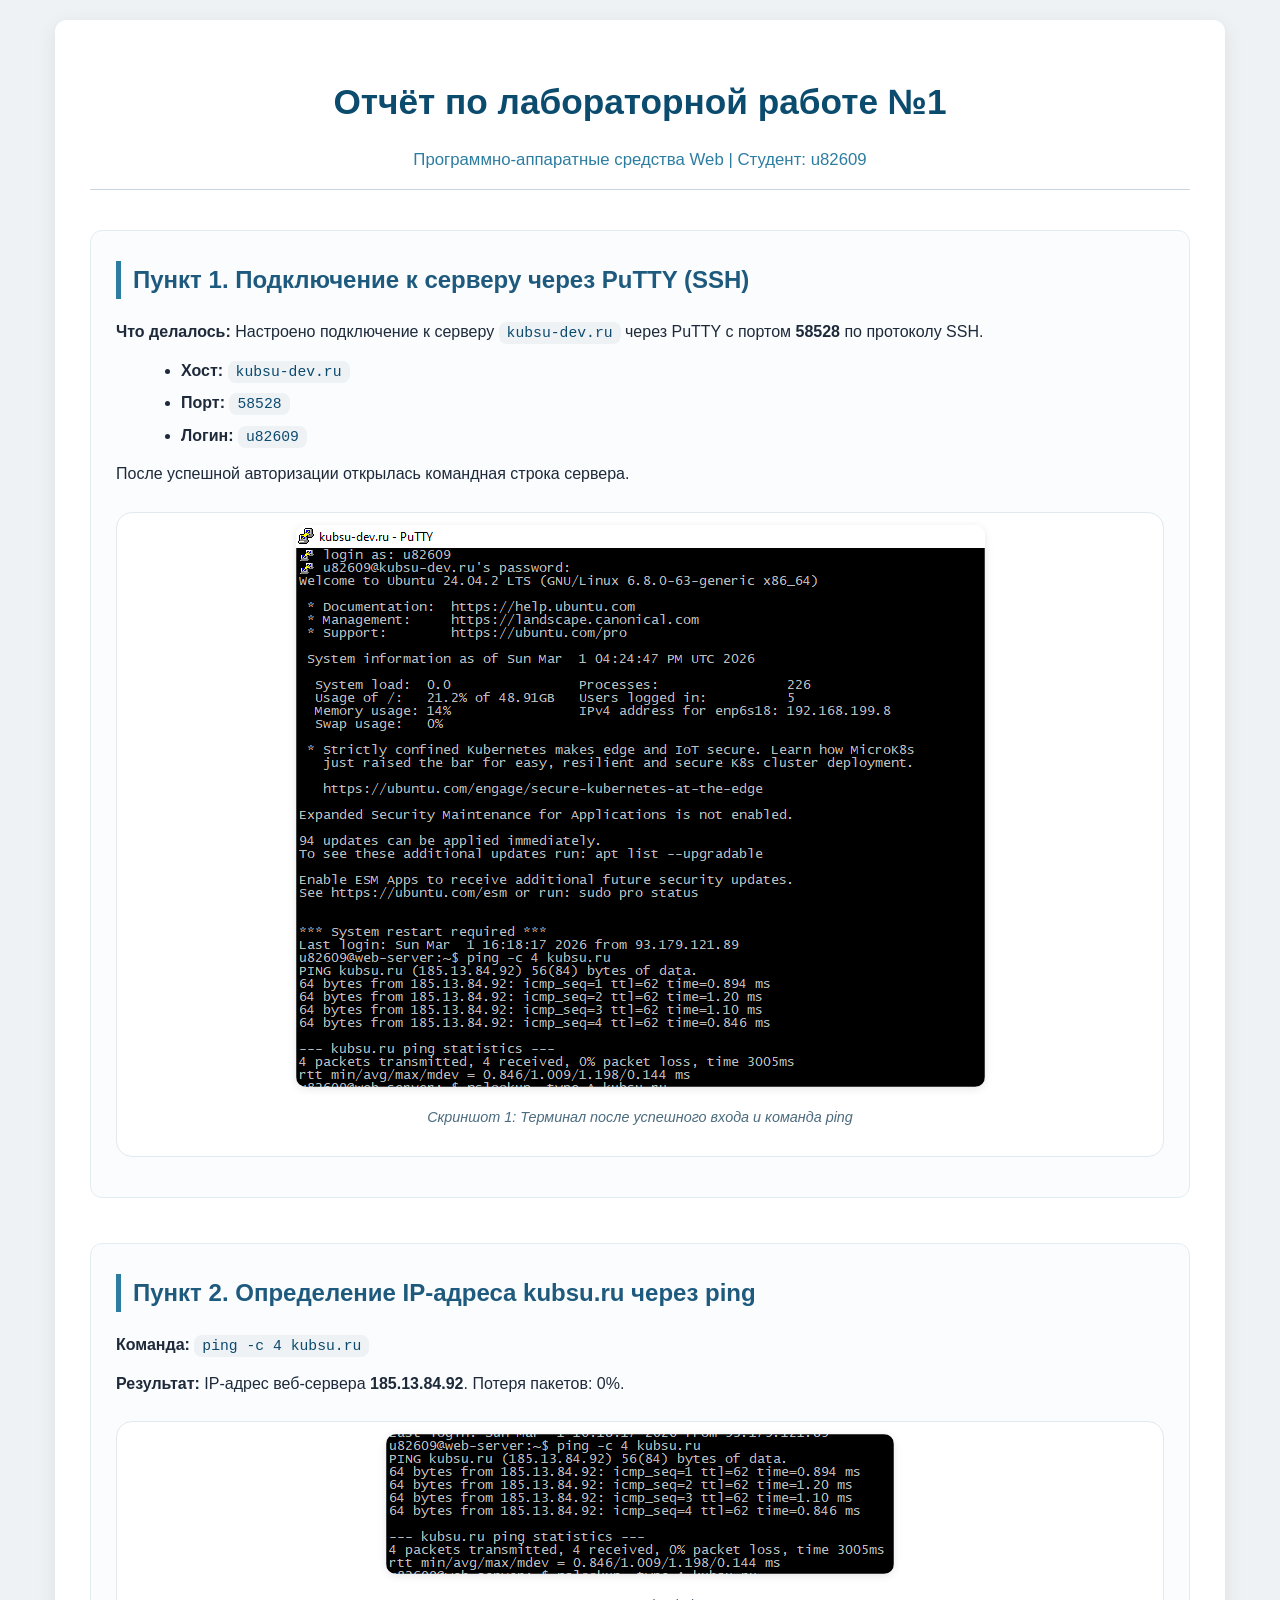
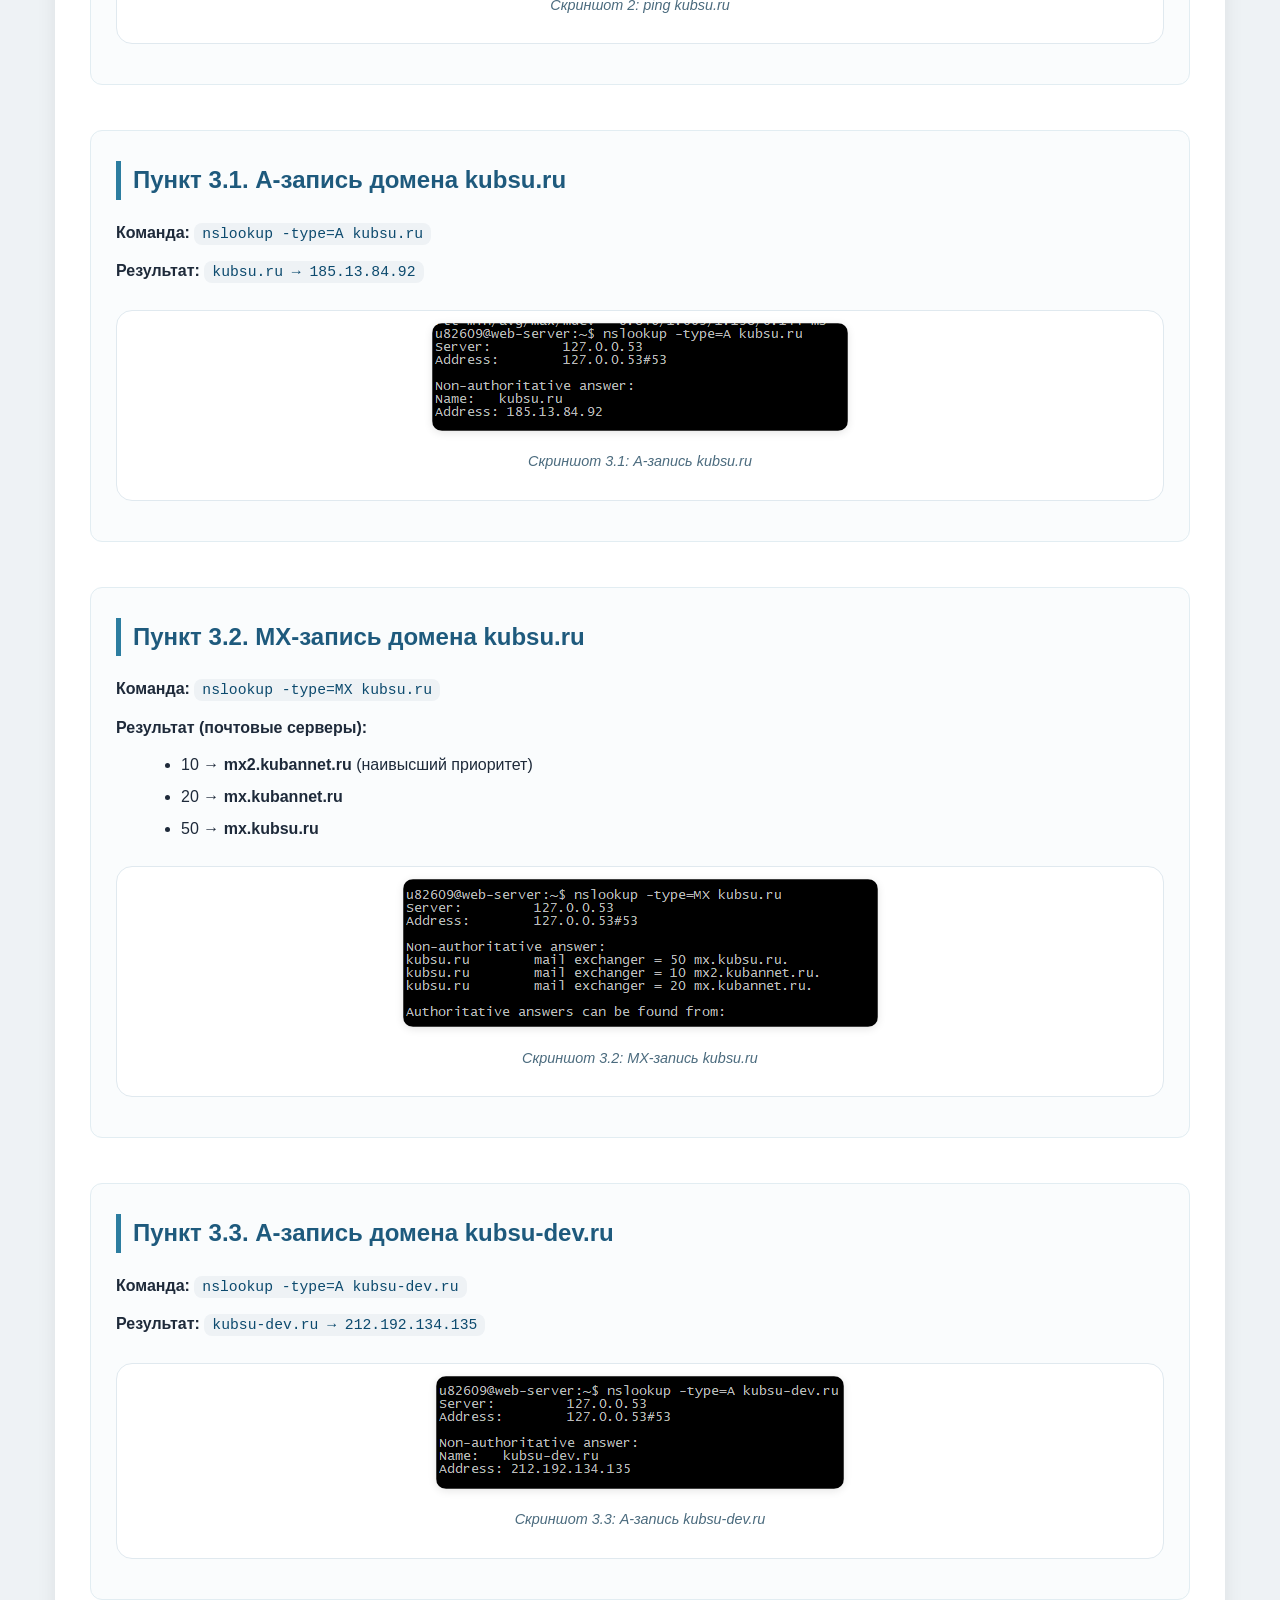
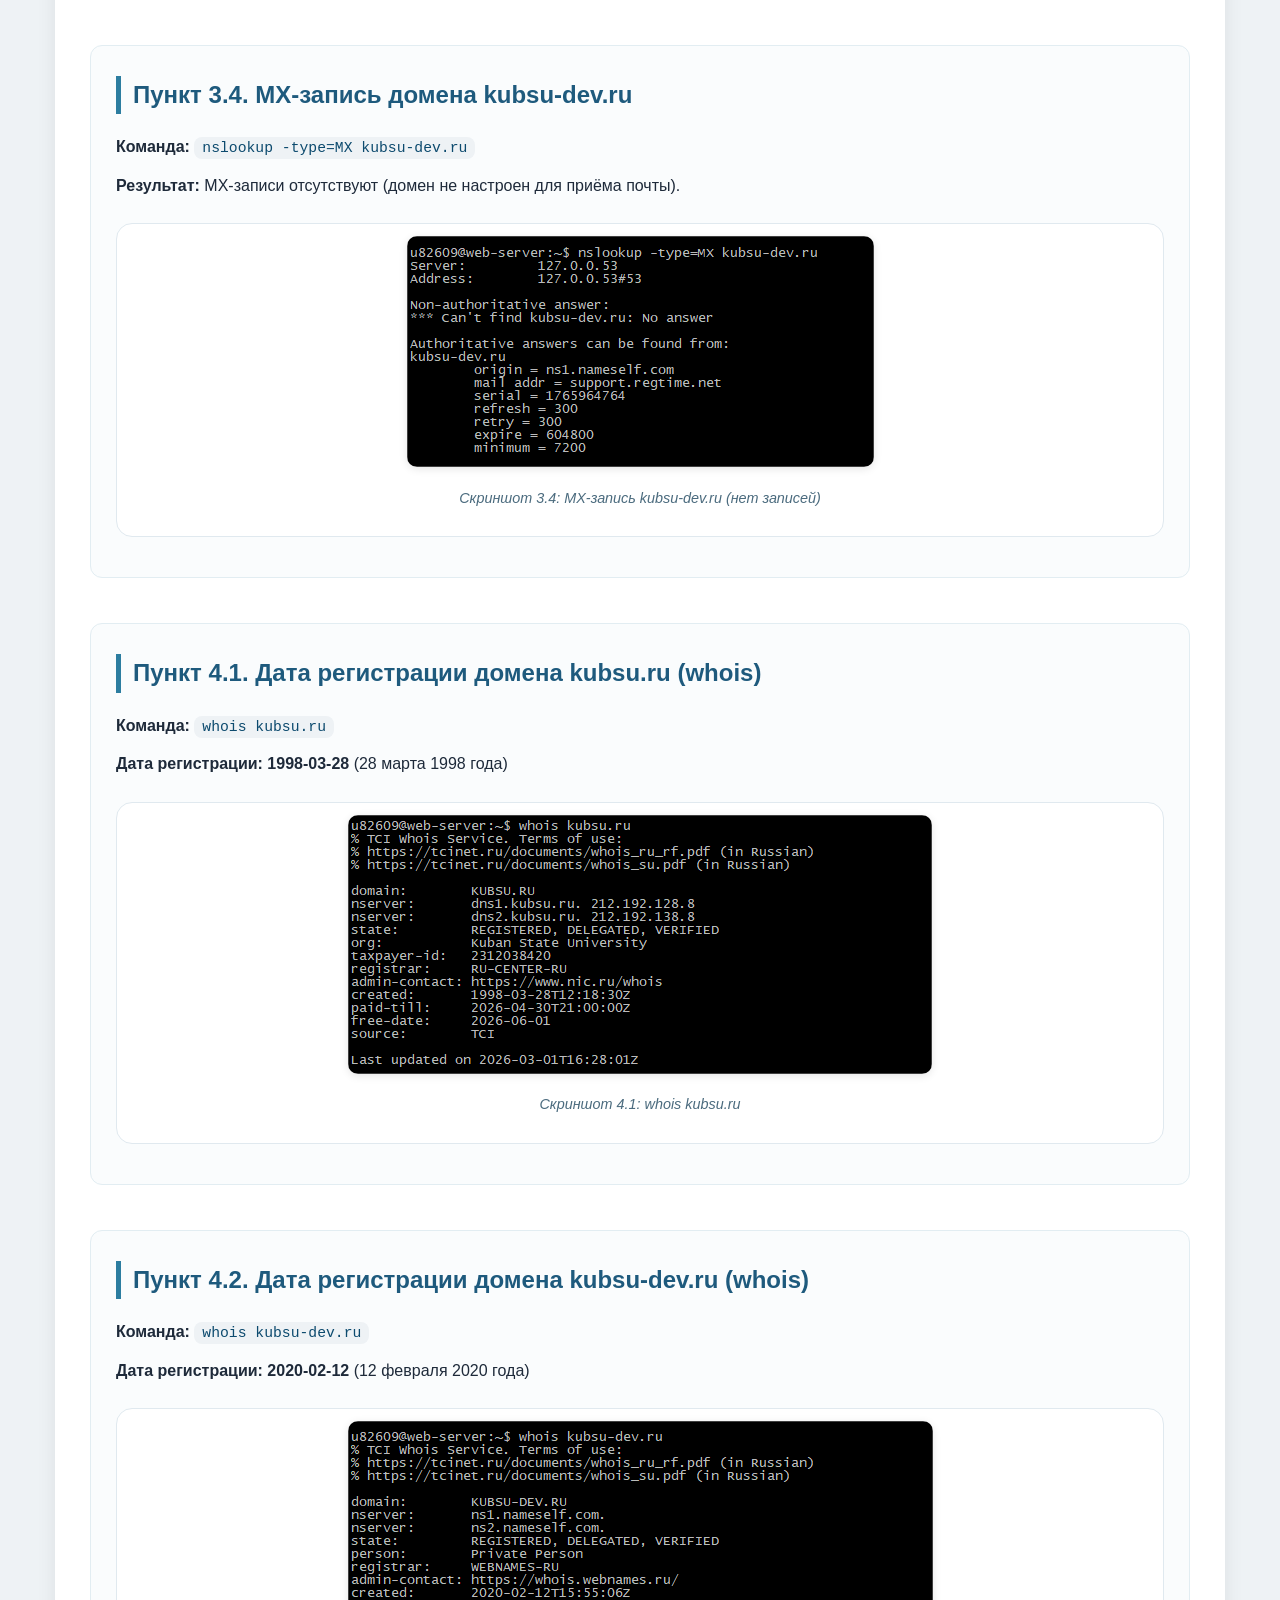
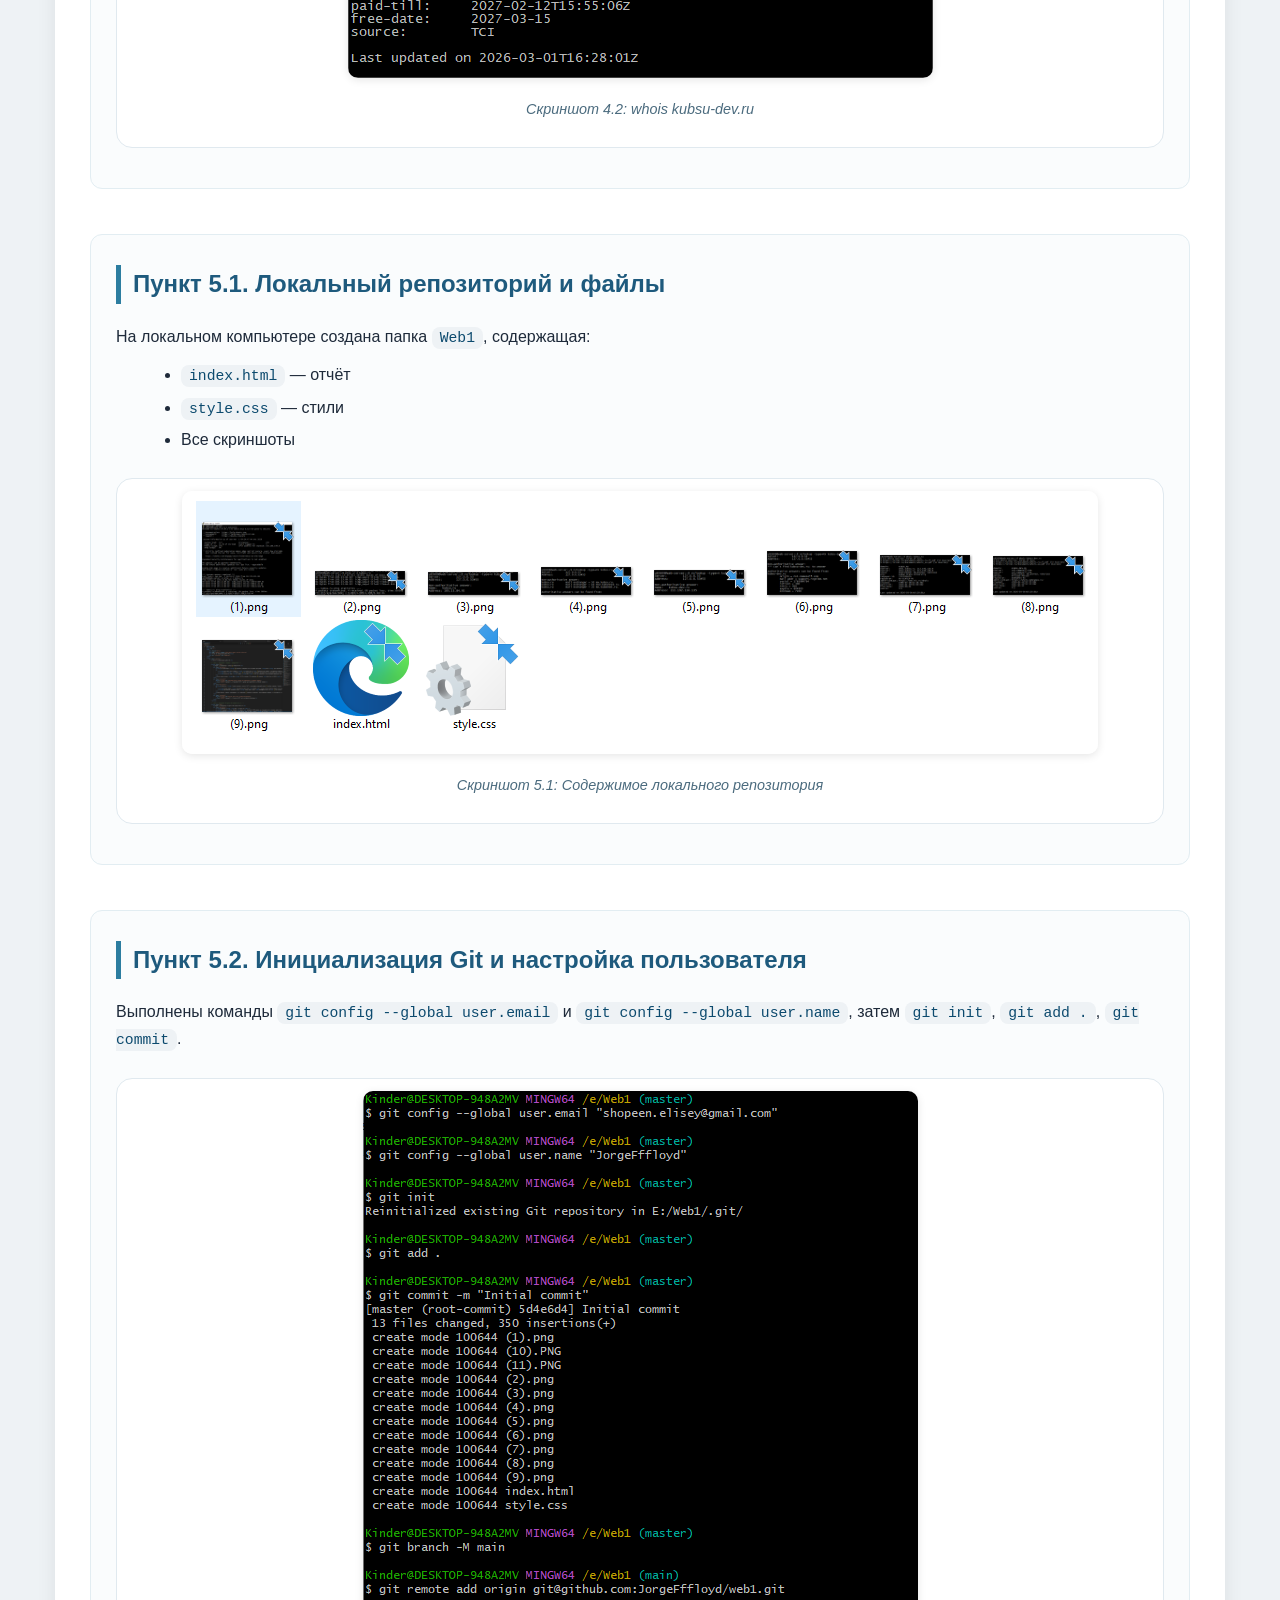
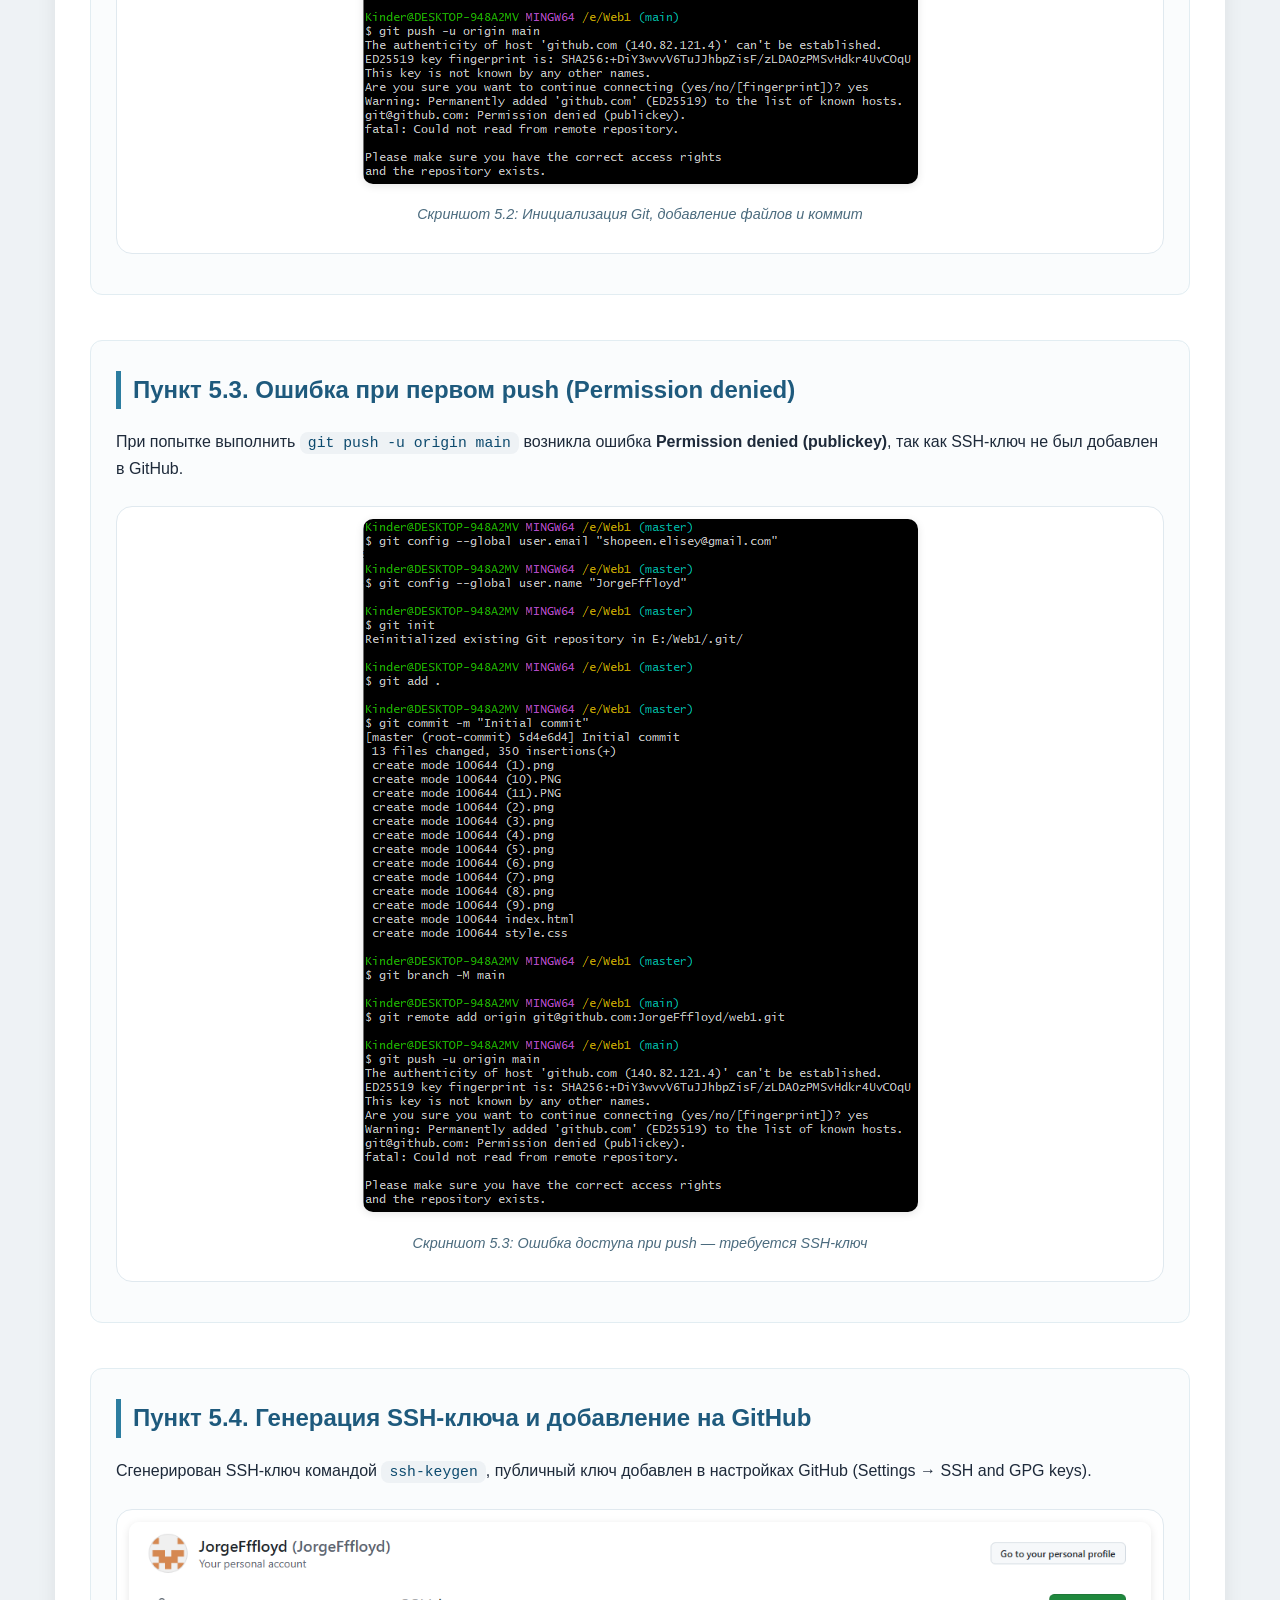
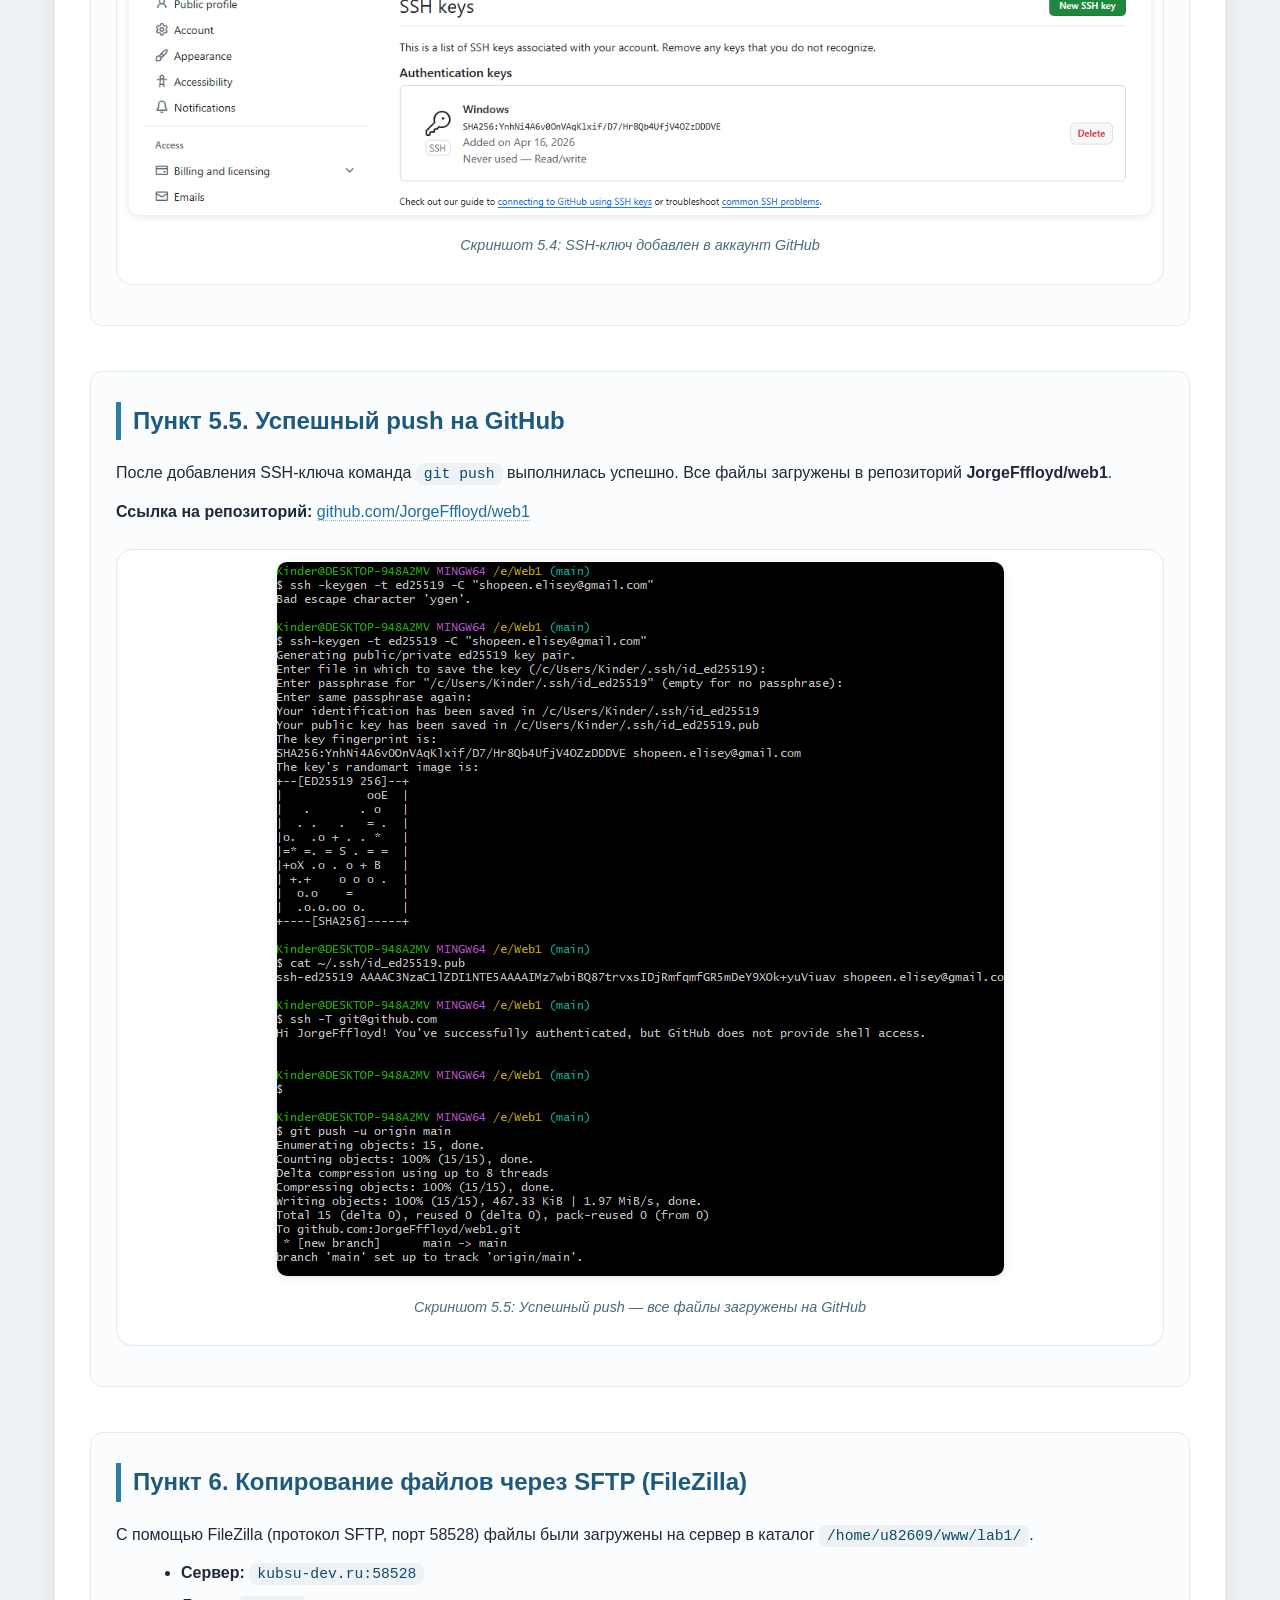
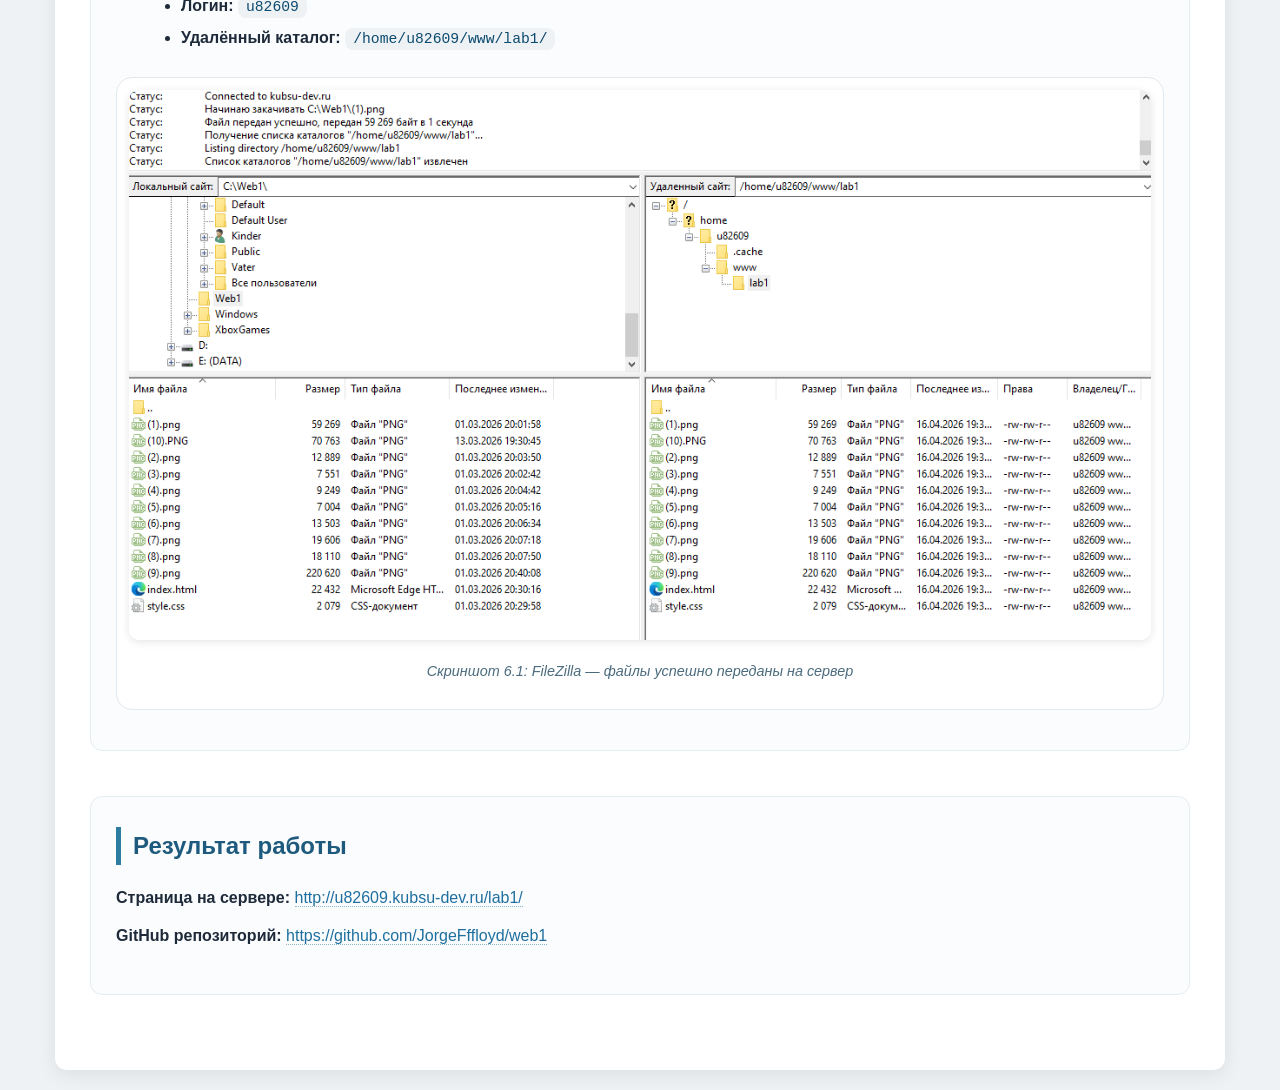
<file: index.html>
<!DOCTYPE html>
<html lang="ru">
<head>
    <meta charset="UTF-8">
    <meta name="viewport" content="width=device-width, initial-scale=1.0">
    <title>Отчёт по лабораторной работе №1</title>
    <link rel="stylesheet" href="style.css">
</head>
<body>
    <div class="container">
        <h1>Отчёт по лабораторной работе №1</h1>
        <p class="subtitle">Программно-аппаратные средства Web | Студент: u82609</p>
        
        <!-- ==================== ПУНКТ 1 ==================== -->
        <section class="task">
            <h2>Пункт 1. Подключение к серверу через PuTTY (SSH)</h2>
            <div class="description">
                <p><strong>Что делалось:</strong> Настроено подключение к серверу <code>kubsu-dev.ru</code> через PuTTY с портом <strong>58528</strong> по протоколу SSH.</p>
                <ul>
                    <li><strong>Хост:</strong> <code>kubsu-dev.ru</code></li>
                    <li><strong>Порт:</strong> <code>58528</code></li>
                    <li><strong>Логин:</strong> <code>u82609</code></li>
                </ul>
                <p>После успешной авторизации открылась командная строка сервера.</p>
            </div>
            <div class="screenshot">
                <img src="(1).png" alt="Результат ping kubsu.ru и терминал">
                <p class="caption">Скриншот 1: Терминал после успешного входа и команда ping</p>
            </div>
        </section>

        <!-- ==================== ПУНКТ 2 ==================== -->
        <section class="task">
            <h2>Пункт 2. Определение IP-адреса kubsu.ru через ping</h2>
            <div class="description">
                <p><strong>Команда:</strong> <code>ping -c 4 kubsu.ru</code></p>
                <p><strong>Результат:</strong> IP-адрес веб-сервера <strong>185.13.84.92</strong>. Потеря пакетов: 0%.</p>
            </div>
            <div class="screenshot">
                <img src="(2).png" alt="Результат ping kubsu.ru">
                <p class="caption">Скриншот 2: ping kubsu.ru</p>
            </div>
        </section>

        <!-- ==================== ПУНКТ 3 (A и MX записи) ==================== -->
        <section class="task">
            <h2>Пункт 3.1. A-запись домена kubsu.ru</h2>
            <div class="description">
                <p><strong>Команда:</strong> <code>nslookup -type=A kubsu.ru</code></p>
                <p><strong>Результат:</strong> <code>kubsu.ru → 185.13.84.92</code></p>
            </div>
            <div class="screenshot">
                <img src="(3).png" alt="nslookup A kubsu.ru">
                <p class="caption">Скриншот 3.1: A-запись kubsu.ru</p>
            </div>
        </section>

        <section class="task">
            <h2>Пункт 3.2. MX-запись домена kubsu.ru</h2>
            <div class="description">
                <p><strong>Команда:</strong> <code>nslookup -type=MX kubsu.ru</code></p>
                <p><strong>Результат (почтовые серверы):</strong></p>
                <ul>
                    <li>10 → <strong>mx2.kubannet.ru</strong> (наивысший приоритет)</li>
                    <li>20 → <strong>mx.kubannet.ru</strong></li>
                    <li>50 → <strong>mx.kubsu.ru</strong></li>
                </ul>
            </div>
            <div class="screenshot">
                <img src="(4).png" alt="nslookup MX kubsu.ru">
                <p class="caption">Скриншот 3.2: MX-запись kubsu.ru</p>
            </div>
        </section>

        <section class="task">
            <h2>Пункт 3.3. A-запись домена kubsu-dev.ru</h2>
            <div class="description">
                <p><strong>Команда:</strong> <code>nslookup -type=A kubsu-dev.ru</code></p>
                <p><strong>Результат:</strong> <code>kubsu-dev.ru → 212.192.134.135</code></p>
            </div>
            <div class="screenshot">
                <img src="(5).png" alt="nslookup A kubsu-dev.ru">
                <p class="caption">Скриншот 3.3: A-запись kubsu-dev.ru</p>
            </div>
        </section>

        <section class="task">
            <h2>Пункт 3.4. MX-запись домена kubsu-dev.ru</h2>
            <div class="description">
                <p><strong>Команда:</strong> <code>nslookup -type=MX kubsu-dev.ru</code></p>
                <p><strong>Результат:</strong> MX-записи отсутствуют (домен не настроен для приёма почты).</p>
            </div>
            <div class="screenshot">
                <img src="(6).png" alt="nslookup MX kubsu-dev.ru">
                <p class="caption">Скриншот 3.4: MX-запись kubsu-dev.ru (нет записей)</p>
            </div>
        </section>

        <!-- ==================== ПУНКТ 4 (WHOIS) ==================== -->
        <section class="task">
            <h2>Пункт 4.1. Дата регистрации домена kubsu.ru (whois)</h2>
            <div class="description">
                <p><strong>Команда:</strong> <code>whois kubsu.ru</code></p>
                <p><strong>Дата регистрации:</strong> <strong>1998-03-28</strong> (28 марта 1998 года)</p>
            </div>
            <div class="screenshot">
                <img src="(7).png" alt="whois kubsu.ru">
                <p class="caption">Скриншот 4.1: whois kubsu.ru</p>
            </div>
        </section>

        <section class="task">
            <h2>Пункт 4.2. Дата регистрации домена kubsu-dev.ru (whois)</h2>
            <div class="description">
                <p><strong>Команда:</strong> <code>whois kubsu-dev.ru</code></p>
                <p><strong>Дата регистрации:</strong> <strong>2020-02-12</strong> (12 февраля 2020 года)</p>
            </div>
            <div class="screenshot">
                <img src="(8).png" alt="whois kubsu-dev.ru">
                <p class="caption">Скриншот 4.2: whois kubsu-dev.ru</p>
            </div>
        </section>

        <!-- ==================== ПУНКТ 5 (Git + сервер) ==================== -->
        <section class="task">
            <h2>Пункт 5.1. Локальный репозиторий и файлы</h2>
            <div class="description">
                <p>На локальном компьютере создана папка <code>Web1</code>, содержащая:</p>
                <ul>
                    <li><code>index.html</code> — отчёт</li>
                    <li><code>style.css</code> — стили</li>
                    <li>Все скриншоты</li>
                </ul>
            </div>
            <div class="screenshot">
                <img src="(10).PNG" alt="Локальные файлы проекта">
                <p class="caption">Скриншот 5.1: Содержимое локального репозитория</p>
            </div>
        </section>

        <section class="task">
            <h2>Пункт 5.2. Инициализация Git и настройка пользователя</h2>
            <div class="description">
                <p>Выполнены команды <code>git config --global user.email</code> и <code>git config --global user.name</code>, затем <code>git init</code>, <code>git add .</code>, <code>git commit</code>.</p>
            </div>
            <div class="screenshot">
                <img src="(14).PNG" alt="Инициализация Git и первый коммит">
                <p class="caption">Скриншот 5.2: Инициализация Git, добавление файлов и коммит</p>
            </div>
        </section>

        <section class="task">
            <h2>Пункт 5.3. Ошибка при первом push (Permission denied)</h2>
            <div class="description">
                <p>При попытке выполнить <code>git push -u origin main</code> возникла ошибка <strong>Permission denied (publickey)</strong>, так как SSH-ключ не был добавлен в GitHub.</p>
            </div>
            <div class="screenshot">
                <img src="(14).PNG" alt="Ошибка Permission denied">
                <p class="caption">Скриншот 5.3: Ошибка доступа при push — требуется SSH-ключ</p>
            </div>
        </section>

        <section class="task">
            <h2>Пункт 5.4. Генерация SSH-ключа и добавление на GitHub</h2>
            <div class="description">
                <p>Сгенерирован SSH-ключ командой <code>ssh-keygen</code>, публичный ключ добавлен в настройках GitHub (Settings → SSH and GPG keys).</p>
            </div>
            <div class="screenshot">
                <img src="(12).PNG" alt="SSH ключ добавлен на GitHub">
                <p class="caption">Скриншот 5.4: SSH-ключ добавлен в аккаунт GitHub</p>
            </div>
        </section>

        <section class="task">
            <h2>Пункт 5.5. Успешный push на GitHub</h2>
            <div class="description">
                <p>После добавления SSH-ключа команда <code>git push</code> выполнилась успешно. Все файлы загружены в репозиторий <strong>JorgeFffloyd/web1</strong>.</p>
                <p><strong>Ссылка на репозиторий:</strong> <a href="https://github.com/JorgeFffloyd/web1" target="_blank">github.com/JorgeFffloyd/web1</a></p>
            </div>
            <div class="screenshot">
                <img src="(13).PNG" alt="Успешный push">
                <p class="caption">Скриншот 5.5: Успешный push — все файлы загружены на GitHub</p>
            </div>
        </section>

        <!-- ==================== ПУНКТ 6 (FileZilla SFTP) ==================== -->
        <section class="task">
            <h2>Пункт 6. Копирование файлов через SFTP (FileZilla)</h2>
            <div class="description">
                <p>С помощью FileZilla (протокол SFTP, порт 58528) файлы были загружены на сервер в каталог <code>/home/u82609/www/lab1/</code>.</p>
                <ul>
                    <li><strong>Сервер:</strong> <code>kubsu-dev.ru:58528</code></li>
                    <li><strong>Логин:</strong> <code>u82609</code></li>
                    <li><strong>Удалённый каталог:</strong> <code>/home/u82609/www/lab1/</code></li>
                </ul>
            </div>
            <div class="screenshot">
                <img src="(11).PNG" alt="FileZilla успешная передача">
                <p class="caption">Скриншот 6.1: FileZilla — файлы успешно переданы на сервер</p>
            </div>
        </section>

        <!-- ==================== ИТОГОВАЯ ССЫЛКА ==================== -->
        <section class="task">
            <h2>Результат работы</h2>
            <div class="description">
                <p><strong>Страница на сервере:</strong> <a href="http://u82609.kubsu-dev.ru/lab1/" target="_blank">http://u82609.kubsu-dev.ru/lab1/</a></p>
                <p><strong>GitHub репозиторий:</strong> <a href="https://github.com/JorgeFffloyd/web1" target="_blank">https://github.com/JorgeFffloyd/web1</a></p>
            </div>
        </section>
    </div>
</body>
</html>
</file>
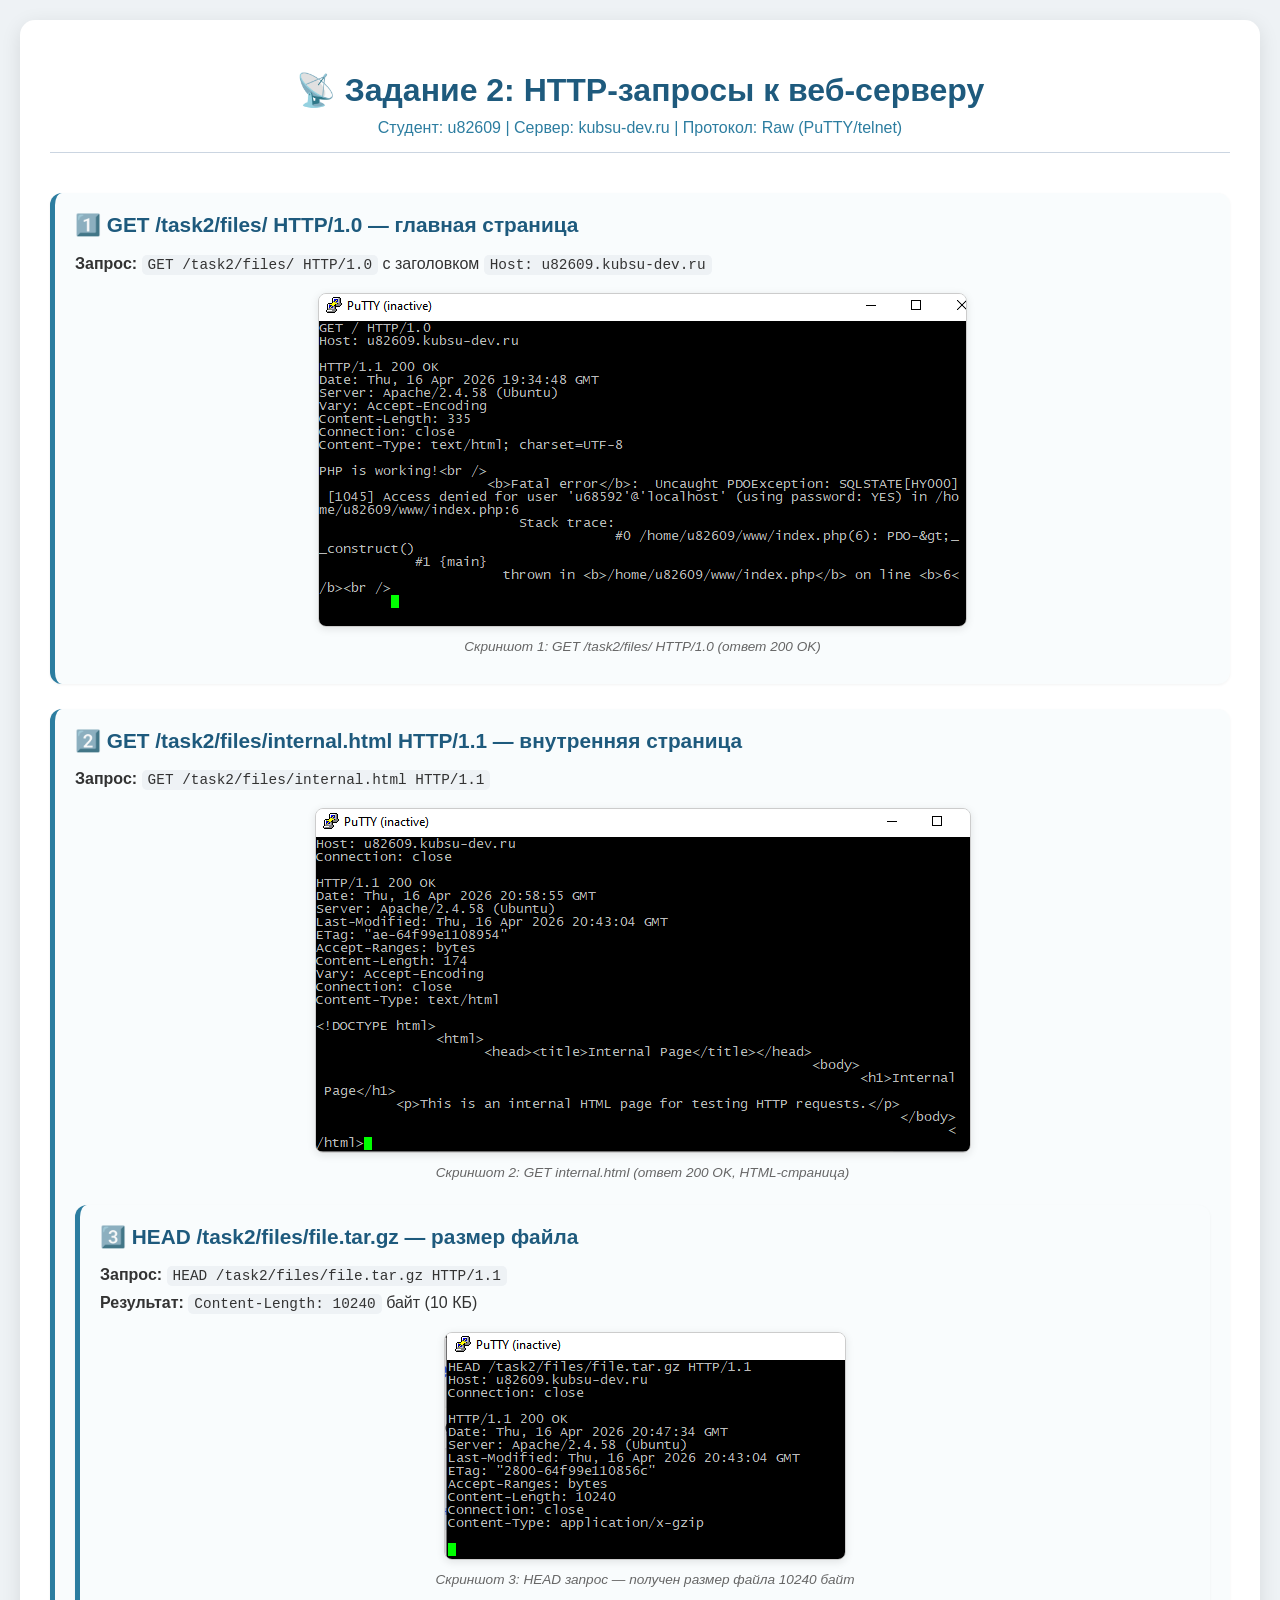
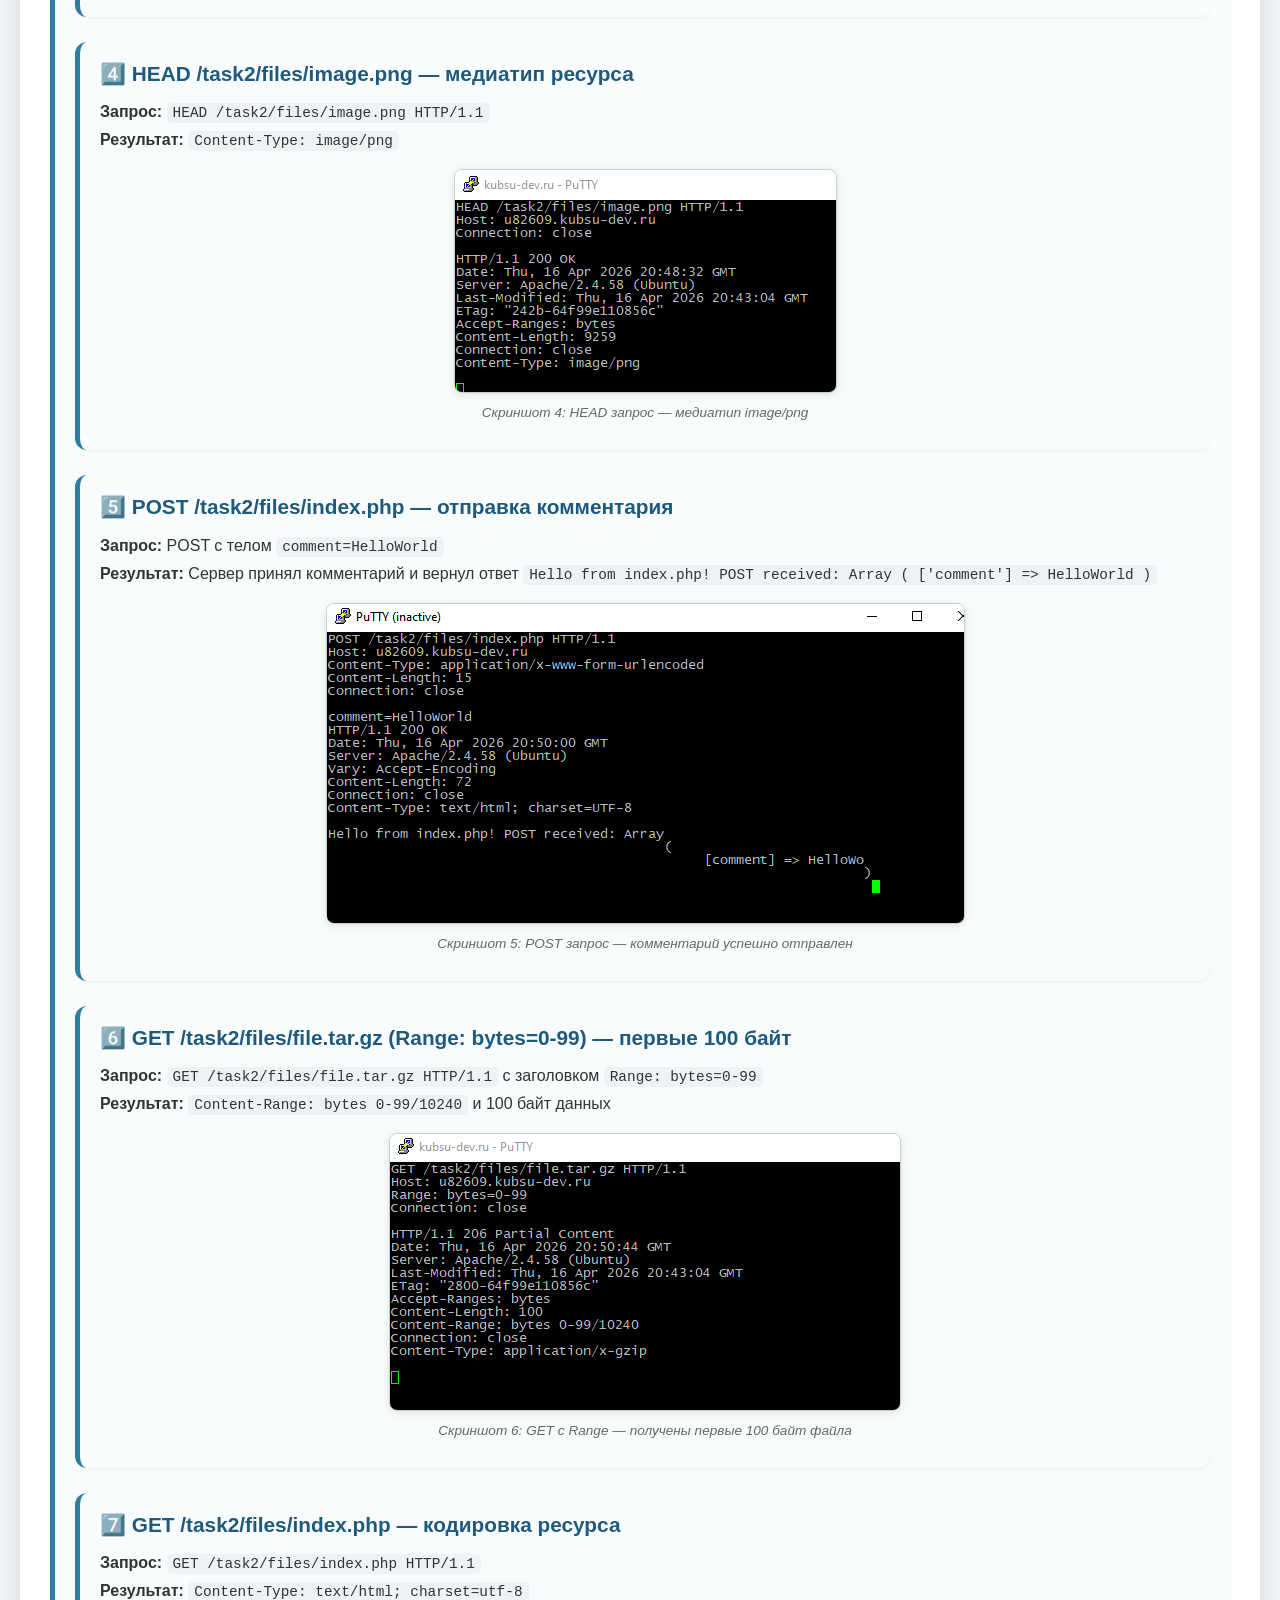
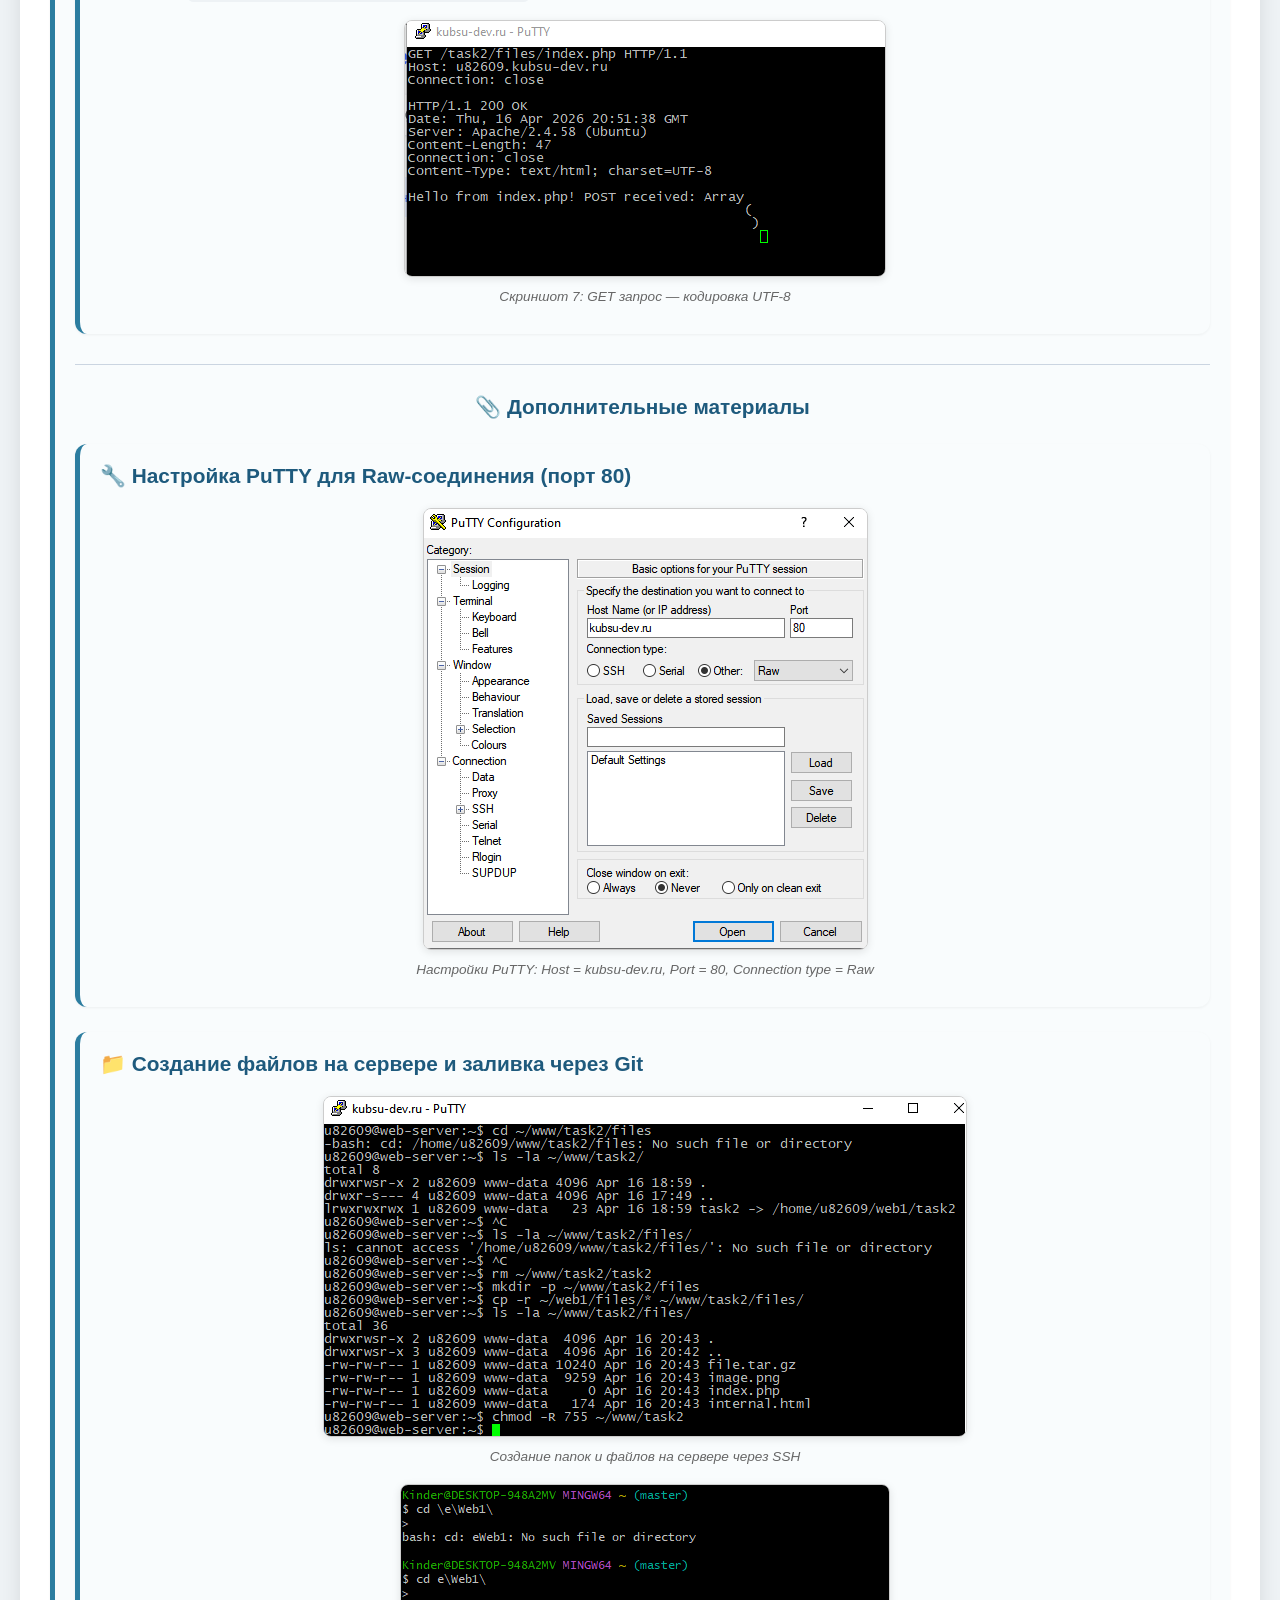
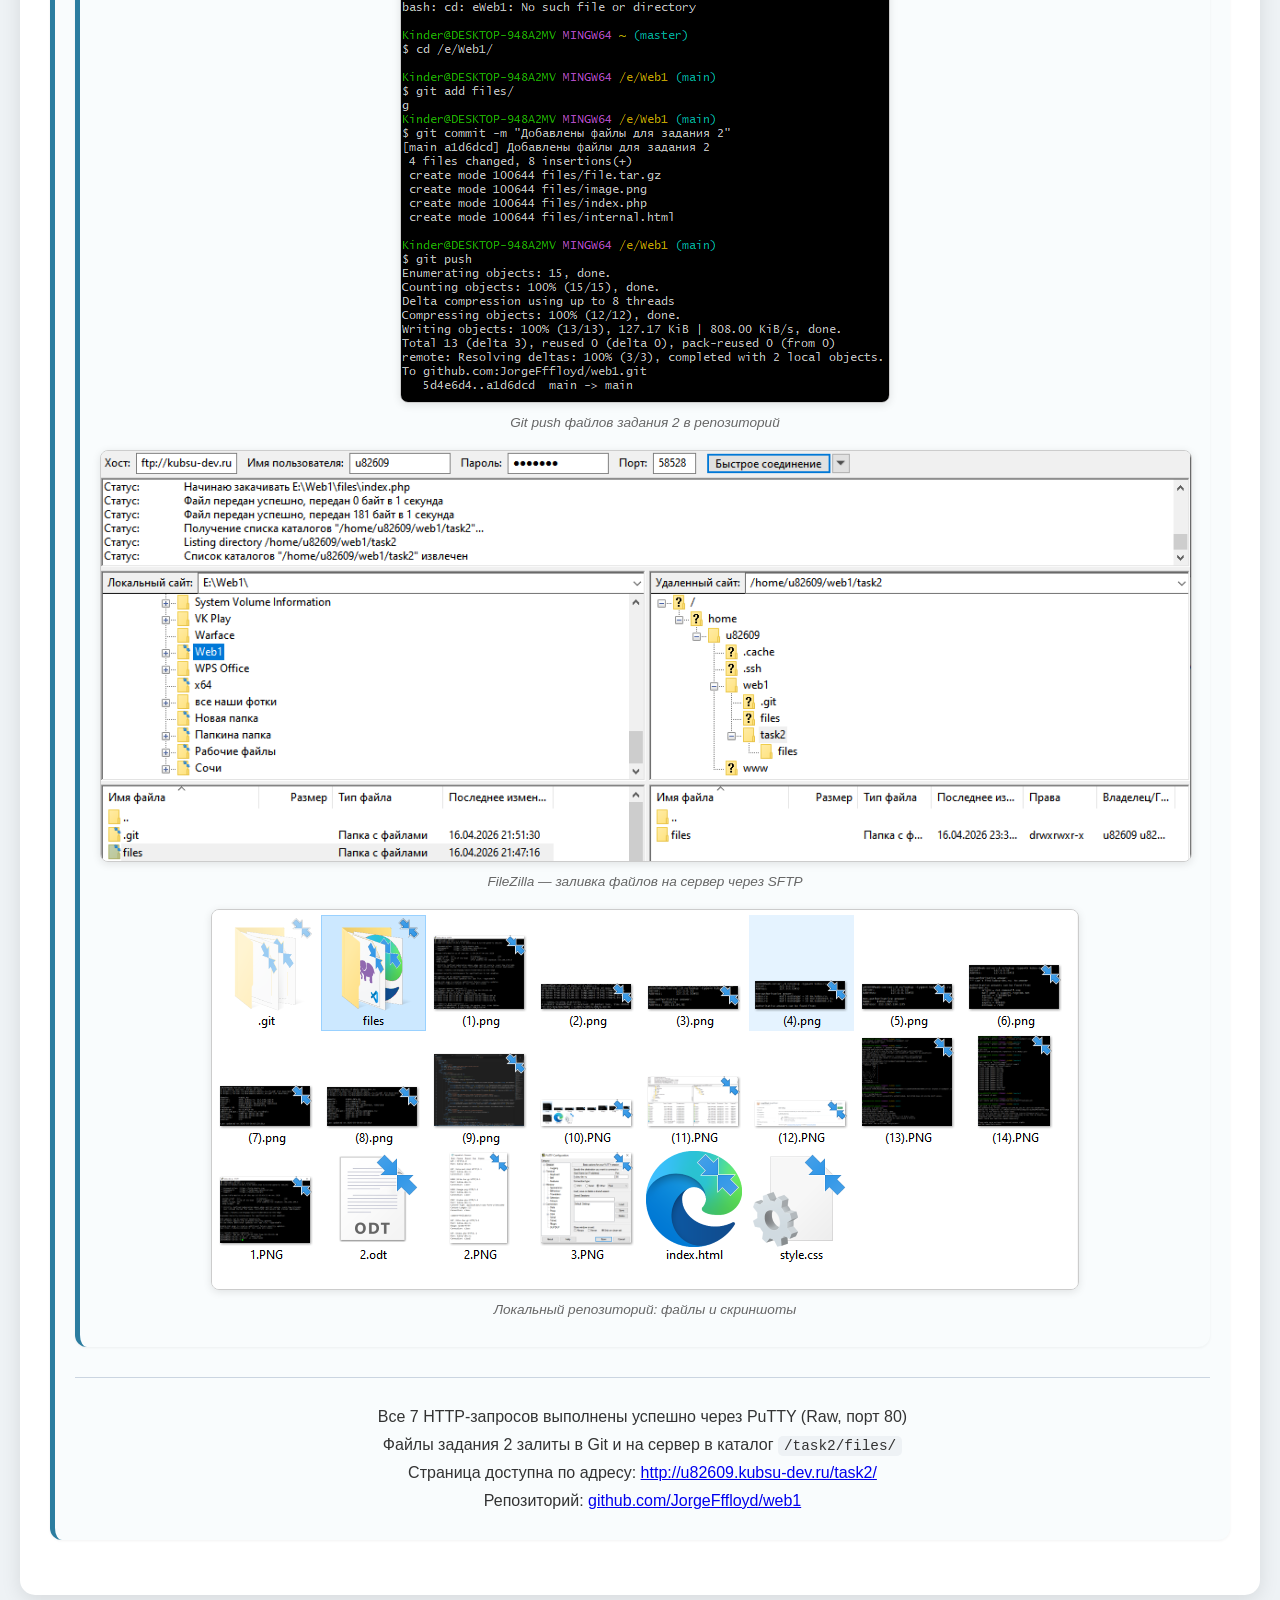
<file: task2/index.html>
<!DOCTYPE html>
<html lang="ru">
<head>
    <meta charset="UTF-8">
    <title>Задание 2 - HTTP запросы</title>
    <style>
        body {
            font-family: 'Segoe UI', Arial, sans-serif;
            background: #eef2f5;
            margin: 0;
            padding: 20px;
        }
        .container {
            max-width: 1200px;
            margin: 0 auto;
            background: white;
            padding: 30px;
            border-radius: 15px;
            box-shadow: 0 5px 20px rgba(0,0,0,0.1);
        }
        h1 {
            text-align: center;
            color: #1e5a7d;
            margin-bottom: 10px;
        }
        .subtitle {
            text-align: center;
            color: #2c7da0;
            margin-bottom: 40px;
            border-bottom: 1px solid #cbd5e1;
            padding-bottom: 15px;
        }
        .task {
            background: #f9fcfd;
            margin: 25px 0;
            padding: 20px;
            border-radius: 12px;
            border-left: 5px solid #2c7da0;
            box-shadow: 0 1px 3px rgba(0,0,0,0.05);
        }
        .task h2 {
            margin-top: 0;
            color: #1e5a7d;
            font-size: 1.3em;
        }
        .task p {
            margin: 10px 0;
            color: #333;
        }
        .task code {
            background: #eef2f5;
            padding: 2px 6px;
            border-radius: 5px;
            font-family: 'Courier New', monospace;
            font-size: 0.9em;
        }
        .screenshot {
            margin: 20px 0 10px;
            text-align: center;
        }
        .screenshot img {
            max-width: 100%;
            border: 1px solid #ccc;
            border-radius: 8px;
            box-shadow: 0 2px 8px rgba(0,0,0,0.1);
        }
        .caption {
            font-size: 0.85em;
            color: #666;
            margin-top: 8px;
            font-style: italic;
        }
        hr {
            margin: 30px 0;
            border: none;
            border-top: 1px solid #cbd5e1;
        }
    </style>
</head>
<body>
<div class="container">
    <h1>📡 Задание 2: HTTP-запросы к веб-серверу</h1>
    <div class="subtitle">
        Студент: u82609 | Сервер: kubsu-dev.ru | Протокол: Raw (PuTTY/telnet)
    </div>

    <!-- ===== ПУНКТ 1 ===== -->
    <div class="task">
        <h2>1️⃣ GET /task2/files/ HTTP/1.0 — главная страница</h2>
        <p><strong>Запрос:</strong> <code>GET /task2/files/ HTTP/1.0</code> с заголовком <code>Host: u82609.kubsu-dev.ru</code></p>
        <div class="screenshot">
            <img src="4.PNG" alt="GET / HTTP/1.0">
            <div class="caption">Скриншот 1: GET /task2/files/ HTTP/1.0 (ответ 200 OK)</div>
        </div>
    </div>

    <!-- ===== ПУНКТ 2 ===== -->
    <div class="task">
        <h2>2️⃣ GET /task2/files/internal.html HTTP/1.1 — внутренняя страница</h2>
        <p><strong>Запрос:</strong> <code>GET /task2/files/internal.html HTTP/1.1</code></p>
        <div class="screenshot">
            <img src="5.PNG" alt="GET internal.html">
            <div class="caption">Скриншот 2: GET internal.html (ответ 200 OK, HTML-страница)</div>
    </div>

    <!-- ===== ПУНКТ 3 ===== -->
    <div class="task">
        <h2>3️⃣ HEAD /task2/files/file.tar.gz — размер файла</h2>
        <p><strong>Запрос:</strong> <code>HEAD /task2/files/file.tar.gz HTTP/1.1</code></p>
        <p><strong>Результат:</strong> <code>Content-Length: 10240</code> байт (10 КБ)</p>
        <div class="screenshot">
            <img src="8.PNG" alt="HEAD file.tar.gz">
            <div class="caption">Скриншот 3: HEAD запрос — получен размер файла 10240 байт</div>
        </div>
    </div>

    <!-- ===== ПУНКТ 4 ===== -->
    <div class="task">
        <h2>4️⃣ HEAD /task2/files/image.png — медиатип ресурса</h2>
        <p><strong>Запрос:</strong> <code>HEAD /task2/files/image.png HTTP/1.1</code></p>
        <p><strong>Результат:</strong> <code>Content-Type: image/png</code></p>
        <div class="screenshot">
            <img src="9.PNG" alt="HEAD image.png">
            <div class="caption">Скриншот 4: HEAD запрос — медиатип image/png</div>
        </div>
    </div>

    <!-- ===== ПУНКТ 5 ===== -->
    <div class="task">
        <h2>5️⃣ POST /task2/files/index.php — отправка комментария</h2>
        <p><strong>Запрос:</strong> POST с телом <code>comment=HelloWorld</code></p>
        <p><strong>Результат:</strong> Сервер принял комментарий и вернул ответ <code>Hello from index.php! POST received: Array ( ['comment'] => HelloWorld )</code></p>
        <div class="screenshot">
            <img src="10.PNG" alt="POST index.php">
            <div class="caption">Скриншот 5: POST запрос — комментарий успешно отправлен</div>
        </div>
    </div>

    <!-- ===== ПУНКТ 6 ===== -->
    <div class="task">
        <h2>6️⃣ GET /task2/files/file.tar.gz (Range: bytes=0-99) — первые 100 байт</h2>
        <p><strong>Запрос:</strong> <code>GET /task2/files/file.tar.gz HTTP/1.1</code> с заголовком <code>Range: bytes=0-99</code></p>
        <p><strong>Результат:</strong> <code>Content-Range: bytes 0-99/10240</code> и 100 байт данных</p>
        <div class="screenshot">
            <img src="11.PNG" alt="GET Range первые 100 байт">
            <div class="caption">Скриншот 6: GET с Range — получены первые 100 байт файла</div>
        </div>
    </div>

    <!-- ===== ПУНКТ 7 ===== -->
    <div class="task">
        <h2>7️⃣ GET /task2/files/index.php — кодировка ресурса</h2>
        <p><strong>Запрос:</strong> <code>GET /task2/files/index.php HTTP/1.1</code></p>
        <p><strong>Результат:</strong> <code>Content-Type: text/html; charset=utf-8</code></p>
        <div class="screenshot">
            <img src="12.PNG" alt="GET index.php кодировка">
            <div class="caption">Скриншот 7: GET запрос — кодировка UTF-8</div>
        </div>
    </div>

    <hr>

    <!-- ===== ДОПОЛНИТЕЛЬНЫЕ СКРИНШОТЫ ДЛЯ ОТЧЁТА ===== -->
    <h2 style="text-align: center;">📎 Дополнительные материалы</h2>

    <div class="task">
        <h2>🔧 Настройка PuTTY для Raw-соединения (порт 80)</h2>
        <div class="screenshot">
            <img src="putty.PNG" alt="Настройки PuTTY">
            <div class="caption">Настройки PuTTY: Host = kubsu-dev.ru, Port = 80, Connection type = Raw</div>
        </div>
    </div>

    <div class="task">
        <h2>📁 Создание файлов на сервере и заливка через Git</h2>
        <div class="screenshot">
            <img src="7.PNG" alt="Создание файлов на сервере">
            <div class="caption">Создание папок и файлов на сервере через SSH</div>
        </div>
        <div class="screenshot">
            <img src="2.PNG" alt="Git push">
            <div class="caption">Git push файлов задания 2 в репозиторий</div>
        </div>
        <div class="screenshot">
            <img src="6.PNG" alt="FileZilla">
            <div class="caption">FileZilla — заливка файлов на сервер через SFTP</div>
        </div>
        <div class="screenshot">
            <img src="1.PNG" alt="Структура репозитория">
            <div class="caption">Локальный репозиторий: файлы и скриншоты</div>
        </div>
    </div>

    <hr>

    <div style="text-align: center; color: #2c7da0; margin-top: 30px;">
        <p> Все 7 HTTP-запросов выполнены успешно через PuTTY (Raw, порт 80)</p>
        <p> Файлы задания 2 залиты в Git и на сервер в каталог <code>/task2/files/</code></p>
        <p> Страница доступна по адресу: <a href="http://u82609.kubsu-dev.ru/task2/" target="_blank">http://u82609.kubsu-dev.ru/task2/</a></p>
        <p> Репозиторий: <a href="https://github.com/JorgeFffloyd/web1" target="_blank">github.com/JorgeFffloyd/web1</a></p>
    </div>
</div>
</body>
</html>
</file>
<file: style.css>
body {
    font-family: 'Segoe UI', Tahoma, Geneva, Verdana, sans-serif;
    line-height: 1.6;
    margin: 0;
    padding: 20px;
    background-color: #eef2f5;
    color: #1e2a3a;
}

.container {
    max-width: 1100px;
    margin: 0 auto;
    background-color: white;
    padding: 30px 35px;
    box-shadow: 0 5px 20px rgba(0,0,0,0.08);
    border-radius: 12px;
}

h1 {
    color: #0a4b6e;
    text-align: center;
    margin-bottom: 8px;
    font-size: 2.2em;
}

.subtitle {
    text-align: center;
    color: #2c7da0;
    margin-bottom: 40px;
    border-bottom: 1px solid #cbd5e1;
    padding-bottom: 15px;
    font-size: 1.05em;
}

h2 {
    color: #1e5a7d;
    margin-top: 10px;
    margin-bottom: 20px;
    padding-left: 12px;
    border-left: 5px solid #2c7da0;
    font-size: 1.5em;
}

.task {
    margin-bottom: 45px;
    padding: 20px 25px;
    background-color: #fafcfd;
    border-radius: 12px;
    border: 1px solid #e2edf2;
    transition: box-shadow 0.2s;
}

.task:hover {
    box-shadow: 0 4px 12px rgba(0,0,0,0.05);
}

.description {
    margin-bottom: 25px;
}

.description p {
    margin: 12px 0;
}

.description ul, .description ol {
    margin: 10px 0 10px 25px;
}

.description li {
    margin: 6px 0;
}

.description code, pre {
    background-color: #eef2f5;
    padding: 3px 8px;
    border-radius: 8px;
    font-family: 'Fira Code', 'Courier New', monospace;
    font-size: 0.92em;
    color: #0c4a6e;
}

pre {
    padding: 12px 15px;
    overflow-x: auto;
    white-space: pre-wrap;
    word-wrap: break-word;
    background-color: #f1f5f9;
    border-left: 3px solid #2c7da0;
    margin: 15px 0;
}

.screenshot {
    margin: 25px 0 20px;
    text-align: center;
    background-color: #ffffff;
    padding: 12px;
    border-radius: 16px;
    border: 1px solid #e0e9ef;
}

.screenshot img {
    max-width: 100%;
    height: auto;
    border-radius: 10px;
    box-shadow: 0 2px 8px rgba(0,0,0,0.1);
}

.caption {
    margin-top: 12px;
    font-style: italic;
    color: #4b6b7e;
    font-size: 0.9em;
}

a {
    color: #1e6f9f;
    text-decoration: none;
    border-bottom: 1px dotted #8bb3c9;
}

a:hover {
    color: #0a4b6e;
    border-bottom: 1px solid #0a4b6e;
}

@media (max-width: 768px) {
    body {
        padding: 12px;
    }
    .container {
        padding: 18px;
    }
    h1 {
        font-size: 1.7em;
    }
    h2 {
        font-size: 1.3em;
    }
    .task {
        padding: 15px;
    }
}
</file>
